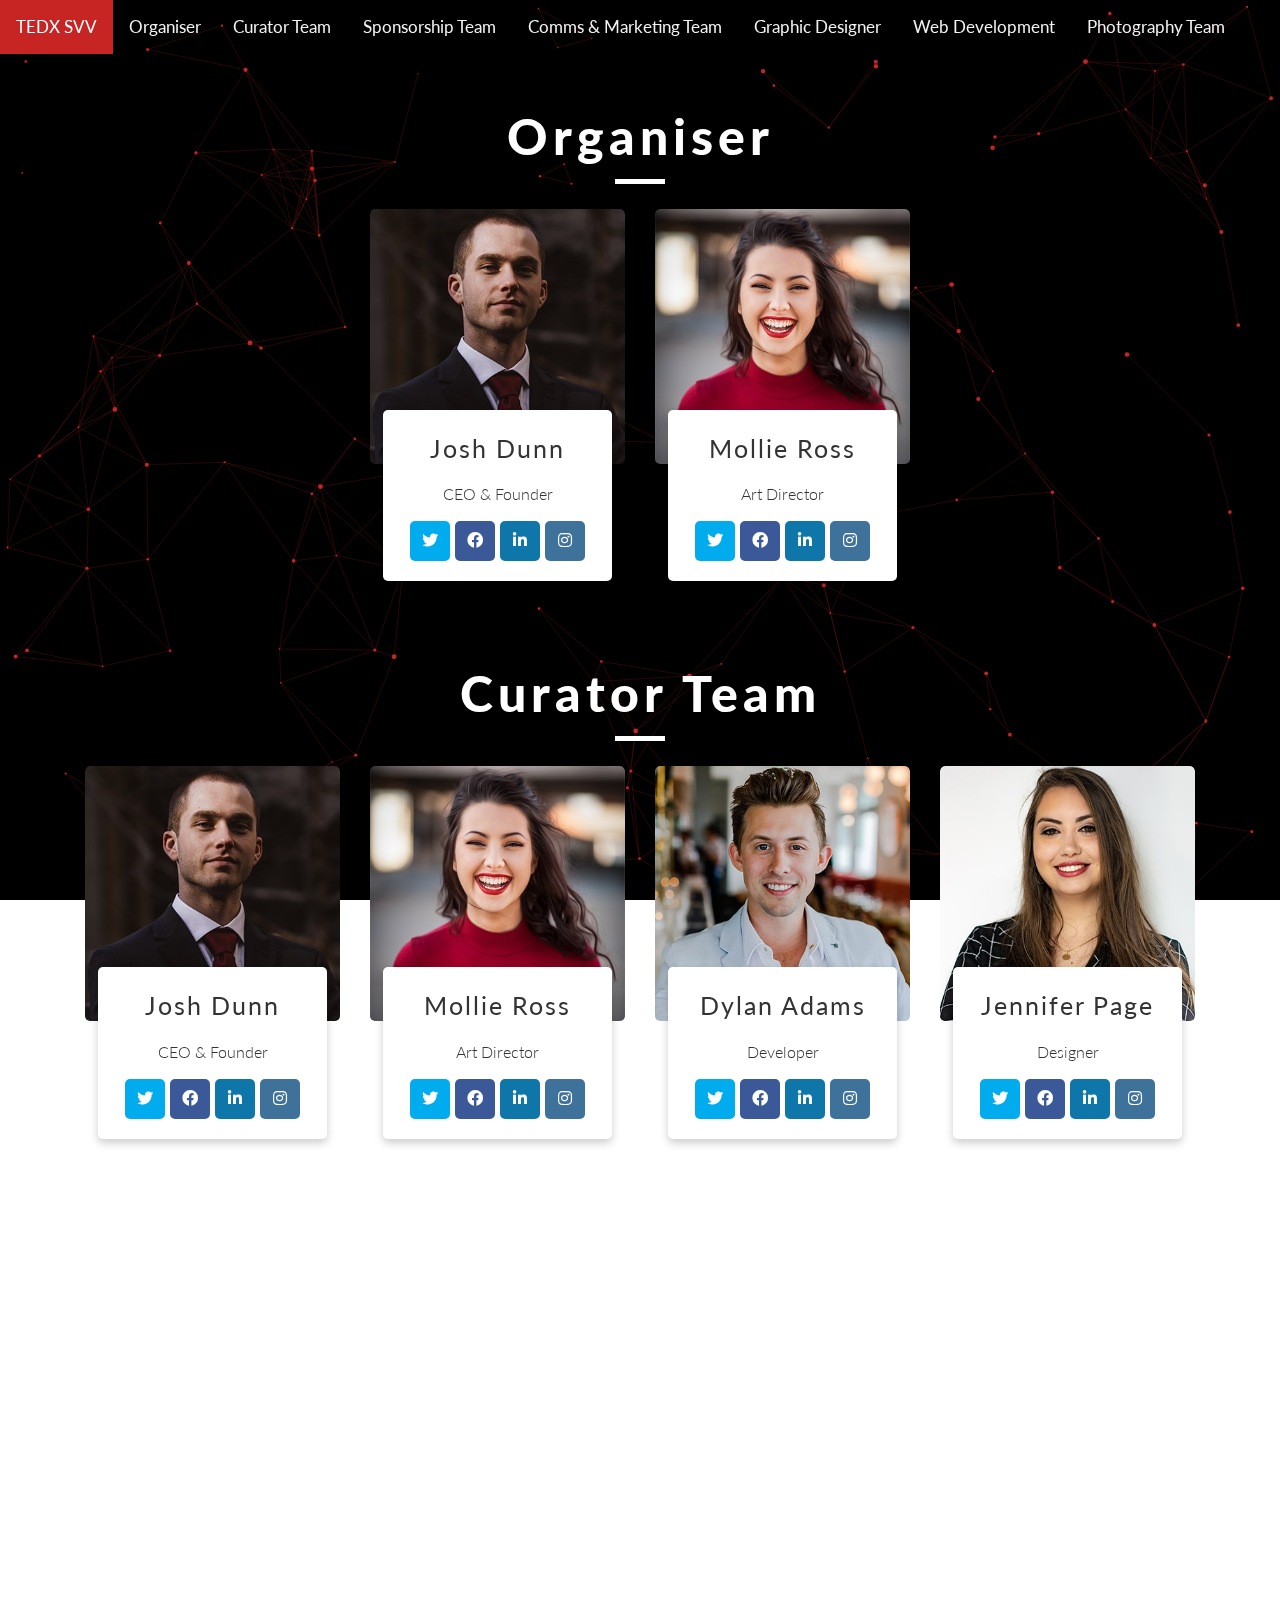
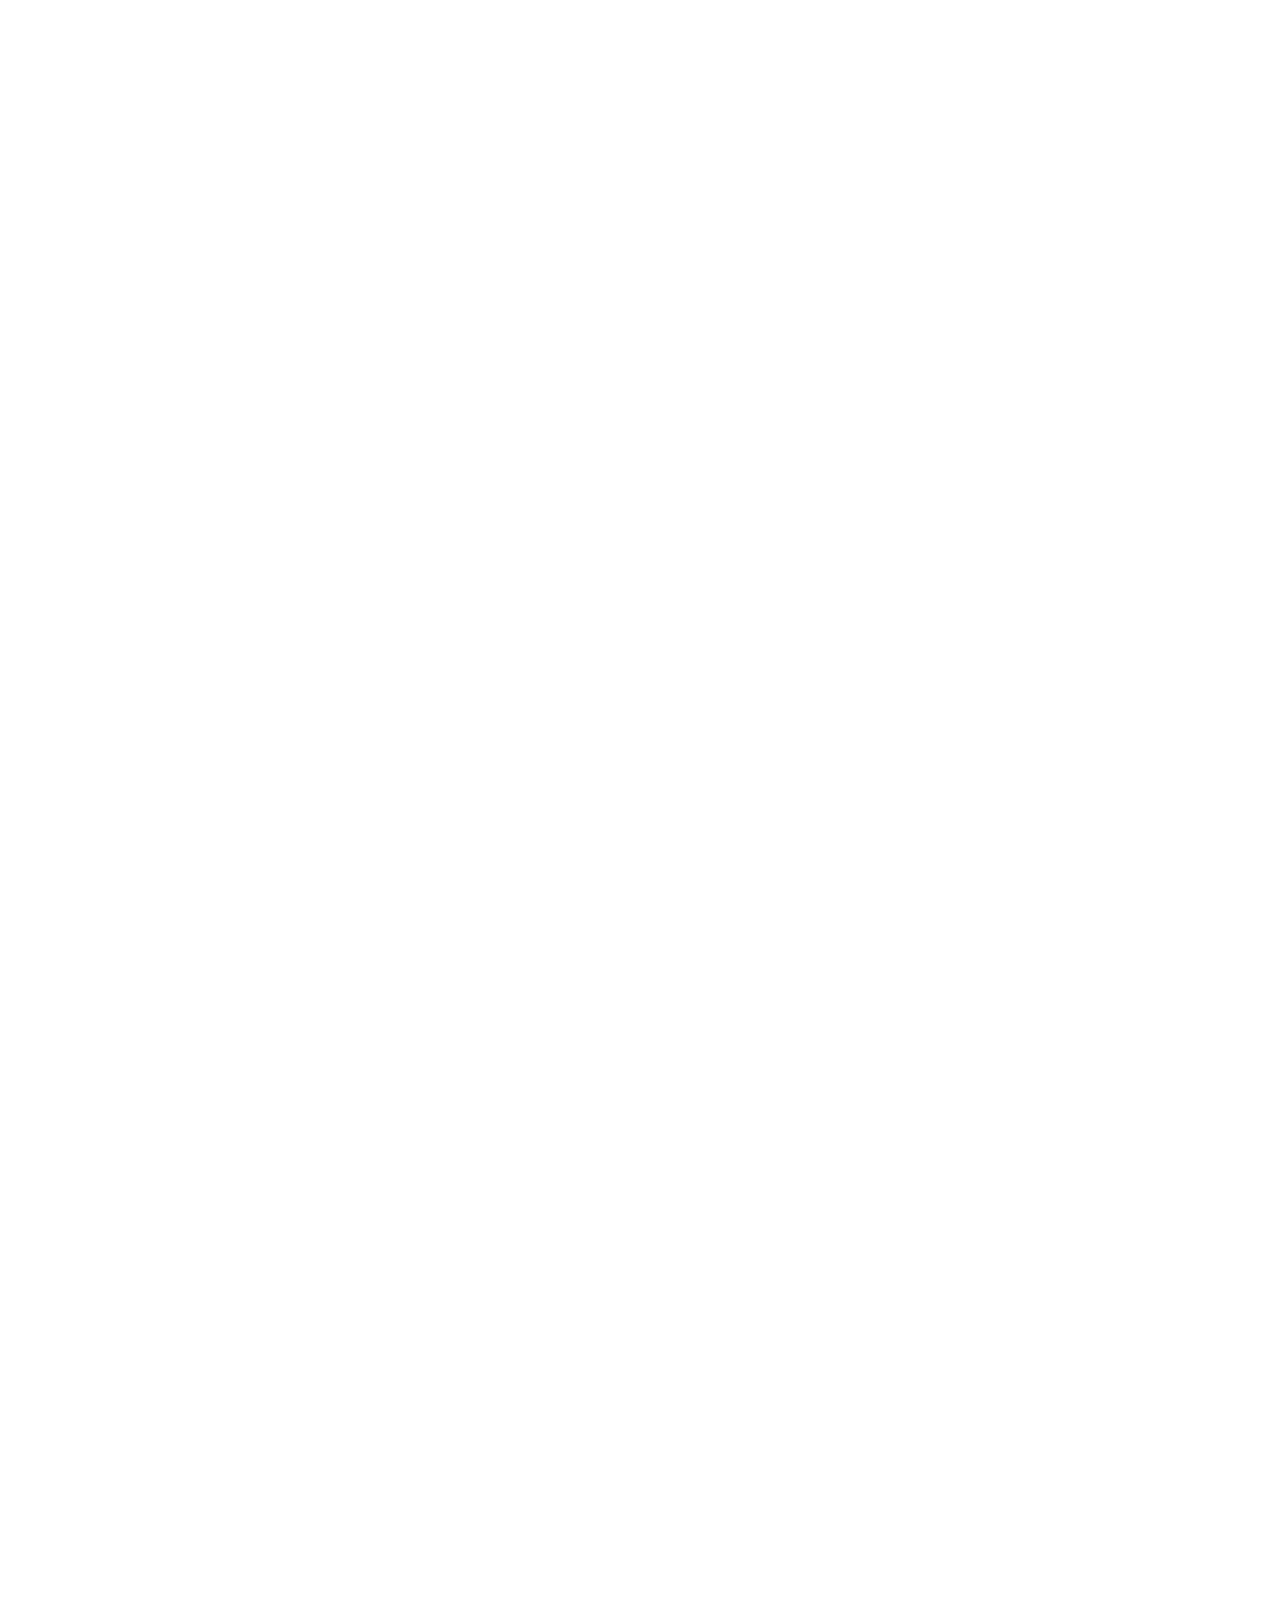
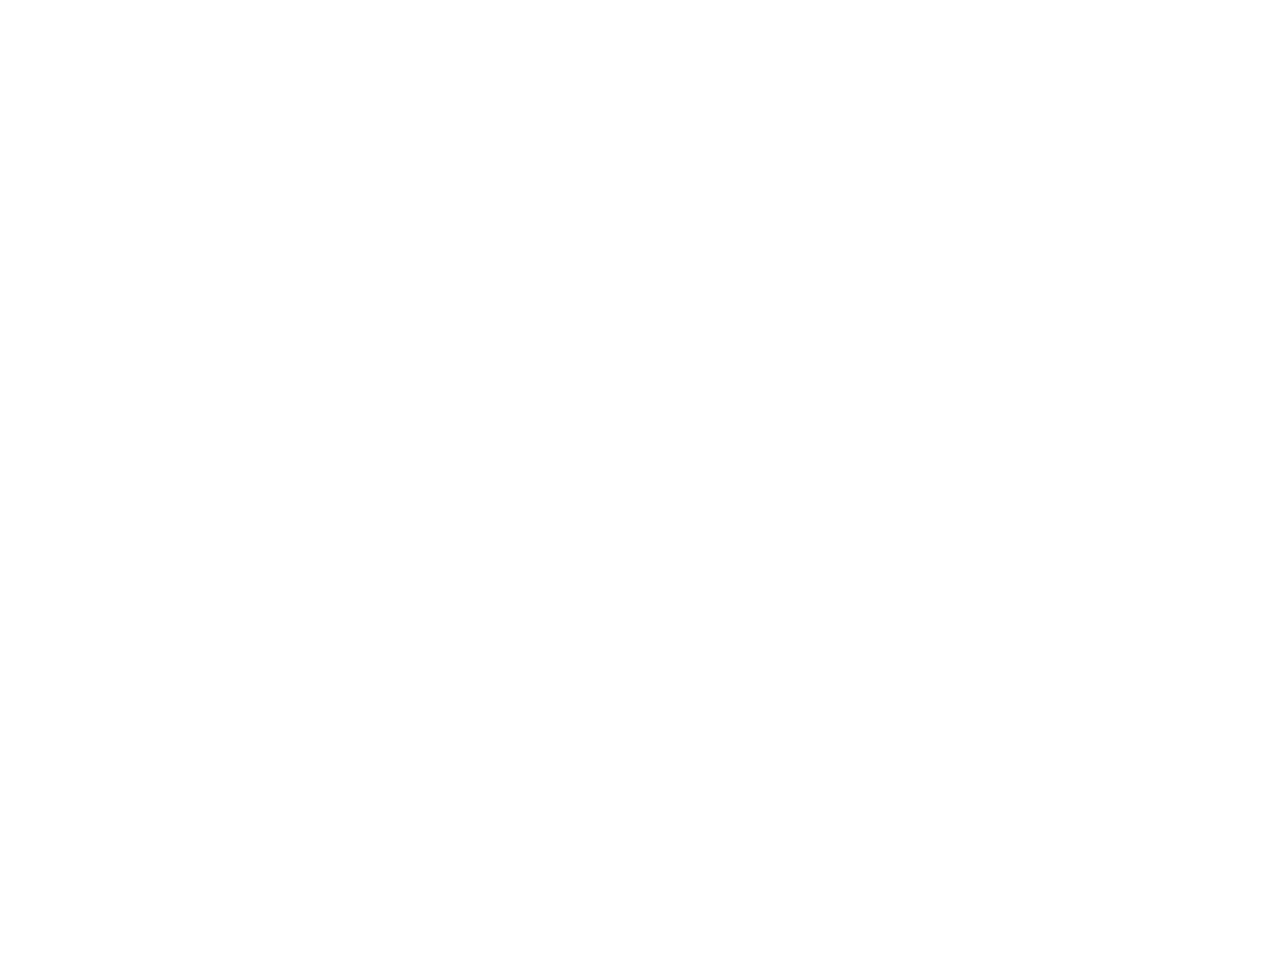
<file: teams_17.html>
<!DOCTYPE html>
<html lang="en">
<head>
    <meta charset="UTF-8">
    <title>About Team - Meet the team</title>

    <link href="img/favicon.ico" rel="icon">
    <link href="https://fonts.googleapis.com/css?family=Lato:300,400,700,900&display=swap" rel="stylesheet">
        
        <!-- Font Awesome -->
        <link href="https://cdnjs.cloudflare.com/ajax/libs/font-awesome/5.10.0/css/all.min.css" rel="stylesheet">
        <link rel="stylesheet" href="https://cdnjs.cloudflare.com/ajax/libs/font-awesome/4.7.0/css/font-awesome.min.css">

        <!-- AOS for animation -->
        <link href="https://unpkg.com/aos@2.3.1/dist/aos.css" rel="stylesheet">
        <script src="https://unpkg.com/aos@2.3.1/dist/aos.js"></script>

    <meta name="viewport" content="width=device-width, initial-scale=1.0">
    <link rel="stylesheet" href="View/teams.css">
    <style>
        

        /* navbar*/
        .topnav {
        overflow: hidden;
        background-color:transparent;
        position: relative;
        }

        .topnav a {
        float: left;
        display: block;
        color: #f2f2f2;
        text-align: center;
        padding: 14px 16px;
        text-decoration: none;
        font-size: 17px;
        }

        .topnav a:hover {
        background-color: white;
        color: black;
        }

        .topnav a.active {
        background-color: #c72424;
        color: white;
        }

        .topnav .icon {
        display: none;
        }

        @media screen and (max-width: 600px) {
        .topnav a:not(:first-child) {display: none;}
        .topnav a.icon {
            float: right;
            display: block;
        }
        }

        @media screen and (max-width: 600px) {
        .topnav.responsive {position: relative;}
        .topnav.responsive .icon {
            position: absolute;
            right: 0;
            top: 0;
        }
        .topnav.responsive a {
            float: none;
            display: block;
            text-align: left;
        }
        }

        #instance {

            width: 100%;
            height: 100%;
            position: fixed;
            display: -ms-flexbox;
        }
        #instance .demo {
            width: 100%;
            height: 100%;
            background-color: black;
            margin: 0;
            border: none;
        }
        footer {
            bottom:0px;
            text-align: center;
            
            padding: 3px;
            background-color: #bcf7eb;
            color: white;
            position: relative;
         }

    </style>
</head>
<body>
    
      
    <div id="instance">
        <div class="demo"></div>
        
    </div>
    <div class="topnav" id="myTopnav">
        <a href="https://www.tedxsomaiyavidyavihar.com/" class="active">TEDX SVV</a>
        <a href="#organiser">Organiser</a>
        <a href="#curator">Curator Team</a>
        <a href="#sponsor">Sponsorship Team</a>
        <a href="#commsmark">Comms & Marketing Team</a>
        <a href="#graphic">Graphic Designer</a>
        <a href="#webdev">Web Development</a>
        <a href="#videography">Photography Team</a>
        <a href="javascript:void(0);" class="icon" onclick="myFunction()">
          <i class="fa fa-bars"></i>
        </a>
      </div>
     
    <div class="container" id="organiser" data-aos="fade-up">
        <div class="section-title">
            <h1>Organiser</h1>
        </div>
        <div class="row" data-aos="fade-up">
            <div class="column">
                <div class="team-10">
                    <div class="team-img">
                        <img src="img/team-1-1.jpg" alt="Team Image">
                    </div>
                    <div class="team-content">
                        <h2>Josh Dunn</h2>
                        <h3>CEO &amp; Founder</h3>
                        <div class="team-social">
                            <a class="social-tw" href=""><i class="fab fa-twitter"></i></a>
                            <a class="social-fb" href=""><i class="fab fa-facebook-f"></i></a>
                            <a class="social-li" href=""><i class="fab fa-linkedin-in"></i></a>
                            <a class="social-in" href=""><i class="fab fa-instagram"></i></a>
                        </div>
                        <div class="team-overlay">
                            <p>Some text goes here that describes about team member</p>
                            <div class="team-social">
                                <a class="social-tw" href=""><i class="fab fa-twitter"></i></a>
                                <a class="social-fb" href=""><i class="fab fa-facebook-f"></i></a>
                                <a class="social-li" href=""><i class="fab fa-linkedin-in"></i></a>
                                <a class="social-in" href=""><i class="fab fa-instagram"></i></a>
                            </div>
                        </div>
                    </div>
                </div>
            </div>
            <div class="column">
                <div class="team-10">
                    <div class="team-img">
                        <img src="img/team-1-2.jpg" alt="Team Image">
                    </div>
                    <div class="team-content">
                        <h2>Mollie Ross</h2>
                        <h3>Art Director</h3>
                        <div class="team-social">
                            <a class="social-tw" href=""><i class="fab fa-twitter"></i></a>
                            <a class="social-fb" href=""><i class="fab fa-facebook-f"></i></a>
                            <a class="social-li" href=""><i class="fab fa-linkedin-in"></i></a>
                            <a class="social-in" href=""><i class="fab fa-instagram"></i></a>
                        </div>
                        <div class="team-overlay">
                            <p>Some text goes here that describes about team member</p>
                            <div class="team-social">
                                <a class="social-tw" href=""><i class="fab fa-twitter"></i></a>
                                <a class="social-fb" href=""><i class="fab fa-facebook-f"></i></a>
                                <a class="social-li" href=""><i class="fab fa-linkedin-in"></i></a>
                                <a class="social-in" href=""><i class="fab fa-instagram"></i></a>
                            </div>
                        </div>
                    </div>
                </div>
            </div>
           
        </div>
    </div>
    <div class="container" id="curator" data-aos="fade-up">
        <div class="section-title">
            <h1>Curator Team</h1>
        </div>
        <div class="row" data-aos="fade-up">
            <div class="column">
                <div class="team-10">
                    <div class="team-img">
                        <img src="img/team-1-1.jpg" alt="Team Image">
                    </div>
                    <div class="team-content">
                        <h2>Josh Dunn</h2>
                        <h3>CEO &amp; Founder</h3>
                        <div class="team-social">
                            <a class="social-tw" href=""><i class="fab fa-twitter"></i></a>
                            <a class="social-fb" href=""><i class="fab fa-facebook-f"></i></a>
                            <a class="social-li" href=""><i class="fab fa-linkedin-in"></i></a>
                            <a class="social-in" href=""><i class="fab fa-instagram"></i></a>
                        </div>
                        <div class="team-overlay">
                            <p>Some text goes here that describes about team member</p>
                            <div class="team-social">
                                <a class="social-tw" href=""><i class="fab fa-twitter"></i></a>
                                <a class="social-fb" href=""><i class="fab fa-facebook-f"></i></a>
                                <a class="social-li" href=""><i class="fab fa-linkedin-in"></i></a>
                                <a class="social-in" href=""><i class="fab fa-instagram"></i></a>
                            </div>
                        </div>
                    </div>
                </div>
            </div>
            <div class="column">
                <div class="team-10">
                    <div class="team-img">
                        <img src="img/team-1-2.jpg" alt="Team Image">
                    </div>
                    <div class="team-content">
                        <h2>Mollie Ross</h2>
                        <h3>Art Director</h3>
                        <div class="team-social">
                            <a class="social-tw" href=""><i class="fab fa-twitter"></i></a>
                            <a class="social-fb" href=""><i class="fab fa-facebook-f"></i></a>
                            <a class="social-li" href=""><i class="fab fa-linkedin-in"></i></a>
                            <a class="social-in" href=""><i class="fab fa-instagram"></i></a>
                        </div>
                        <div class="team-overlay">
                            <p>Some text goes here that describes about team member</p>
                            <div class="team-social">
                                <a class="social-tw" href=""><i class="fab fa-twitter"></i></a>
                                <a class="social-fb" href=""><i class="fab fa-facebook-f"></i></a>
                                <a class="social-li" href=""><i class="fab fa-linkedin-in"></i></a>
                                <a class="social-in" href=""><i class="fab fa-instagram"></i></a>
                            </div>
                        </div>
                    </div>
                </div>
            </div>
            <div class="column">
                <div class="team-10">
                    <div class="team-img">
                        <img src="img/team-1-3.jpg" alt="Team Image">
                    </div>
                    <div class="team-content">
                        <h2>Dylan Adams</h2>
                        <h3>Developer</h3>
                        <div class="team-social">
                            <a class="social-tw" href=""><i class="fab fa-twitter"></i></a>
                            <a class="social-fb" href=""><i class="fab fa-facebook-f"></i></a>
                            <a class="social-li" href=""><i class="fab fa-linkedin-in"></i></a>
                            <a class="social-in" href=""><i class="fab fa-instagram"></i></a>
                        </div>
                        <div class="team-overlay">
                            <p>Some text goes here that describes about team member</p>
                            <div class="team-social">
                                <a class="social-tw" href=""><i class="fab fa-twitter"></i></a>
                                <a class="social-fb" href=""><i class="fab fa-facebook-f"></i></a>
                                <a class="social-li" href=""><i class="fab fa-linkedin-in"></i></a>
                                <a class="social-in" href=""><i class="fab fa-instagram"></i></a>
                            </div>
                        </div>
                    </div>
                </div>
            </div>
            <div class="column">
                <div class="team-10">
                    <div class="team-img">
                        <img src="img/team-1-4.jpg" alt="Team Image">
                    </div>
                    <div class="team-content">
                        <h2>Jennifer Page</h2>
                        <h3>Designer</h3>
                        <div class="team-social">
                            <a class="social-tw" href=""><i class="fab fa-twitter"></i></a>
                            <a class="social-fb" href=""><i class="fab fa-facebook-f"></i></a>
                            <a class="social-li" href=""><i class="fab fa-linkedin-in"></i></a>
                            <a class="social-in" href=""><i class="fab fa-instagram"></i></a>
                        </div>
                        <div class="team-overlay">
                            <p>Some text goes here that describes about team member</p>
                            <div class="team-social">
                                <a class="social-tw" href=""><i class="fab fa-twitter"></i></a>
                                <a class="social-fb" href=""><i class="fab fa-facebook-f"></i></a>
                                <a class="social-li" href=""><i class="fab fa-linkedin-in"></i></a>
                                <a class="social-in" href=""><i class="fab fa-instagram"></i></a>
                            </div>
                        </div>
                    </div>
                </div>
            </div>
        </div> 
    </div>
    <div class="container" id="sponsor" data-aos="fade-up">
        <div class="section-title">
            <h1>Sponsorship Team</h1>
        </div>
        <div class="row" data-aos="fade-up">
            <div class="column">
                <div class="team-10">
                    <div class="team-img">
                        <img src="img/team-1-1.jpg" alt="Team Image">
                    </div>
                    <div class="team-content">
                        <h2>Josh Dunn</h2>
                        <h3>CEO &amp; Founder</h3>
                        <div class="team-social">
                            <a class="social-tw" href=""><i class="fab fa-twitter"></i></a>
                            <a class="social-fb" href=""><i class="fab fa-facebook-f"></i></a>
                            <a class="social-li" href=""><i class="fab fa-linkedin-in"></i></a>
                            <a class="social-in" href=""><i class="fab fa-instagram"></i></a>
                        </div>
                        <div class="team-overlay">
                            <p>Some text goes here that describes about team member</p>
                            <div class="team-social">
                                <a class="social-tw" href=""><i class="fab fa-twitter"></i></a>
                                <a class="social-fb" href=""><i class="fab fa-facebook-f"></i></a>
                                <a class="social-li" href=""><i class="fab fa-linkedin-in"></i></a>
                                <a class="social-in" href=""><i class="fab fa-instagram"></i></a>
                            </div>
                        </div>
                    </div>
                </div>
            </div>
            <div class="column">
                <div class="team-10">
                    <div class="team-img">
                        <img src="img/team-1-2.jpg" alt="Team Image">
                    </div>
                    <div class="team-content">
                        <h2>Mollie Ross</h2>
                        <h3>Art Director</h3>
                        <div class="team-social">
                            <a class="social-tw" href=""><i class="fab fa-twitter"></i></a>
                            <a class="social-fb" href=""><i class="fab fa-facebook-f"></i></a>
                            <a class="social-li" href=""><i class="fab fa-linkedin-in"></i></a>
                            <a class="social-in" href=""><i class="fab fa-instagram"></i></a>
                        </div>
                        <div class="team-overlay">
                            <p>Some text goes here that describes about team member</p>
                            <div class="team-social">
                                <a class="social-tw" href=""><i class="fab fa-twitter"></i></a>
                                <a class="social-fb" href=""><i class="fab fa-facebook-f"></i></a>
                                <a class="social-li" href=""><i class="fab fa-linkedin-in"></i></a>
                                <a class="social-in" href=""><i class="fab fa-instagram"></i></a>
                            </div>
                        </div>
                    </div>
                </div>
            </div>
            <div class="column">
                <div class="team-10">
                    <div class="team-img">
                        <img src="img/team-1-3.jpg" alt="Team Image">
                    </div>
                    <div class="team-content">
                        <h2>Dylan Adams</h2>
                        <h3>Developer</h3>
                        <div class="team-social">
                            <a class="social-tw" href=""><i class="fab fa-twitter"></i></a>
                            <a class="social-fb" href=""><i class="fab fa-facebook-f"></i></a>
                            <a class="social-li" href=""><i class="fab fa-linkedin-in"></i></a>
                            <a class="social-in" href=""><i class="fab fa-instagram"></i></a>
                        </div>
                        <div class="team-overlay">
                            <p>Some text goes here that describes about team member</p>
                            <div class="team-social">
                                <a class="social-tw" href=""><i class="fab fa-twitter"></i></a>
                                <a class="social-fb" href=""><i class="fab fa-facebook-f"></i></a>
                                <a class="social-li" href=""><i class="fab fa-linkedin-in"></i></a>
                                <a class="social-in" href=""><i class="fab fa-instagram"></i></a>
                            </div>
                        </div>
                    </div>
                </div>
            </div>
            <div class="column">
                <div class="team-10">
                    <div class="team-img">
                        <img src="img/team-1-4.jpg" alt="Team Image">
                    </div>
                    <div class="team-content">
                        <h2>Jennifer Page</h2>
                        <h3>Designer</h3>
                        <div class="team-social">
                            <a class="social-tw" href=""><i class="fab fa-twitter"></i></a>
                            <a class="social-fb" href=""><i class="fab fa-facebook-f"></i></a>
                            <a class="social-li" href=""><i class="fab fa-linkedin-in"></i></a>
                            <a class="social-in" href=""><i class="fab fa-instagram"></i></a>
                        </div>
                        <div class="team-overlay">
                            <p>Some text goes here that describes about team member</p>
                            <div class="team-social">
                                <a class="social-tw" href=""><i class="fab fa-twitter"></i></a>
                                <a class="social-fb" href=""><i class="fab fa-facebook-f"></i></a>
                                <a class="social-li" href=""><i class="fab fa-linkedin-in"></i></a>
                                <a class="social-in" href=""><i class="fab fa-instagram"></i></a>
                            </div>
                        </div>
                    </div>
                </div>
            </div>
        </div> 
    </div>
    <div class="container" id="commsmark" data-aos="fade-up">
        <div class="section-title">
            <h1>Comms & Marketing Team</h1>
        </div>
        <div class="row" data-aos="fade-up">
            <div class="column">
                <div class="team-10">
                    <div class="team-img">
                        <img src="img/team-1-1.jpg" alt="Team Image">
                    </div>
                    <div class="team-content">
                        <h2>Josh Dunn</h2>
                        <h3>CEO &amp; Founder</h3>
                        <div class="team-social">
                            <a class="social-tw" href=""><i class="fab fa-twitter"></i></a>
                            <a class="social-fb" href=""><i class="fab fa-facebook-f"></i></a>
                            <a class="social-li" href=""><i class="fab fa-linkedin-in"></i></a>
                            <a class="social-in" href=""><i class="fab fa-instagram"></i></a>
                        </div>
                        <div class="team-overlay">
                            <p>Some text goes here that describes about team member</p>
                            <div class="team-social">
                                <a class="social-tw" href=""><i class="fab fa-twitter"></i></a>
                                <a class="social-fb" href=""><i class="fab fa-facebook-f"></i></a>
                                <a class="social-li" href=""><i class="fab fa-linkedin-in"></i></a>
                                <a class="social-in" href=""><i class="fab fa-instagram"></i></a>
                            </div>
                        </div>
                    </div>
                </div>
            </div>
            <div class="column">
                <div class="team-10">
                    <div class="team-img">
                        <img src="img/team-1-2.jpg" alt="Team Image">
                    </div>
                    <div class="team-content">
                        <h2>Mollie Ross</h2>
                        <h3>Art Director</h3>
                        <div class="team-social">
                            <a class="social-tw" href=""><i class="fab fa-twitter"></i></a>
                            <a class="social-fb" href=""><i class="fab fa-facebook-f"></i></a>
                            <a class="social-li" href=""><i class="fab fa-linkedin-in"></i></a>
                            <a class="social-in" href=""><i class="fab fa-instagram"></i></a>
                        </div>
                        <div class="team-overlay">
                            <p>Some text goes here that describes about team member</p>
                            <div class="team-social">
                                <a class="social-tw" href=""><i class="fab fa-twitter"></i></a>
                                <a class="social-fb" href=""><i class="fab fa-facebook-f"></i></a>
                                <a class="social-li" href=""><i class="fab fa-linkedin-in"></i></a>
                                <a class="social-in" href=""><i class="fab fa-instagram"></i></a>
                            </div>
                        </div>
                    </div>
                </div>
            </div>
            <div class="column">
                <div class="team-10">
                    <div class="team-img">
                        <img src="img/team-1-3.jpg" alt="Team Image">
                    </div>
                    <div class="team-content">
                        <h2>Dylan Adams</h2>
                        <h3>Developer</h3>
                        <div class="team-social">
                            <a class="social-tw" href=""><i class="fab fa-twitter"></i></a>
                            <a class="social-fb" href=""><i class="fab fa-facebook-f"></i></a>
                            <a class="social-li" href=""><i class="fab fa-linkedin-in"></i></a>
                            <a class="social-in" href=""><i class="fab fa-instagram"></i></a>
                        </div>
                        <div class="team-overlay">
                            <p>Some text goes here that describes about team member</p>
                            <div class="team-social">
                                <a class="social-tw" href=""><i class="fab fa-twitter"></i></a>
                                <a class="social-fb" href=""><i class="fab fa-facebook-f"></i></a>
                                <a class="social-li" href=""><i class="fab fa-linkedin-in"></i></a>
                                <a class="social-in" href=""><i class="fab fa-instagram"></i></a>
                            </div>
                        </div>
                    </div>
                </div>
            </div>
            <div class="column">
                <div class="team-10">
                    <div class="team-img">
                        <img src="img/team-1-4.jpg" alt="Team Image">
                    </div>
                    <div class="team-content">
                        <h2>Jennifer Page</h2>
                        <h3>Designer</h3>
                        <div class="team-social">
                            <a class="social-tw" href=""><i class="fab fa-twitter"></i></a>
                            <a class="social-fb" href=""><i class="fab fa-facebook-f"></i></a>
                            <a class="social-li" href=""><i class="fab fa-linkedin-in"></i></a>
                            <a class="social-in" href=""><i class="fab fa-instagram"></i></a>
                        </div>
                        <div class="team-overlay">
                            <p>Some text goes here that describes about team member</p>
                            <div class="team-social">
                                <a class="social-tw" href=""><i class="fab fa-twitter"></i></a>
                                <a class="social-fb" href=""><i class="fab fa-facebook-f"></i></a>
                                <a class="social-li" href=""><i class="fab fa-linkedin-in"></i></a>
                                <a class="social-in" href=""><i class="fab fa-instagram"></i></a>
                            </div>
                        </div>
                    </div>
                </div>
            </div>
        </div> 
    </div>
    <div class="container" id="graphic" data-aos="fade-up">
        <div class="section-title">
            <h1>Graphic Designer</h1>
        </div>
        <div class="row" data-aos="fade-up">
            <div class="column">
                <div class="team-10">
                    <div class="team-img">
                        <img src="img/team-1-1.jpg" alt="Team Image">
                    </div>
                    <div class="team-content">
                        <h2>Josh Dunn</h2>
                        <h3>CEO &amp; Founder</h3>
                        <div class="team-social">
                            <a class="social-tw" href=""><i class="fab fa-twitter"></i></a>
                            <a class="social-fb" href=""><i class="fab fa-facebook-f"></i></a>
                            <a class="social-li" href=""><i class="fab fa-linkedin-in"></i></a>
                            <a class="social-in" href=""><i class="fab fa-instagram"></i></a>
                        </div>
                        <div class="team-overlay">
                            <p>Some text goes here that describes about team member</p>
                            <div class="team-social">
                                <a class="social-tw" href=""><i class="fab fa-twitter"></i></a>
                                <a class="social-fb" href=""><i class="fab fa-facebook-f"></i></a>
                                <a class="social-li" href=""><i class="fab fa-linkedin-in"></i></a>
                                <a class="social-in" href=""><i class="fab fa-instagram"></i></a>
                            </div>
                        </div>
                    </div>
                </div>
            </div>
            <div class="column">
                <div class="team-10">
                    <div class="team-img">
                        <img src="img/team-1-2.jpg" alt="Team Image">
                    </div>
                    <div class="team-content">
                        <h2>Mollie Ross</h2>
                        <h3>Art Director</h3>
                        <div class="team-social">
                            <a class="social-tw" href=""><i class="fab fa-twitter"></i></a>
                            <a class="social-fb" href=""><i class="fab fa-facebook-f"></i></a>
                            <a class="social-li" href=""><i class="fab fa-linkedin-in"></i></a>
                            <a class="social-in" href=""><i class="fab fa-instagram"></i></a>
                        </div>
                        <div class="team-overlay">
                            <p>Some text goes here that describes about team member</p>
                            <div class="team-social">
                                <a class="social-tw" href=""><i class="fab fa-twitter"></i></a>
                                <a class="social-fb" href=""><i class="fab fa-facebook-f"></i></a>
                                <a class="social-li" href=""><i class="fab fa-linkedin-in"></i></a>
                                <a class="social-in" href=""><i class="fab fa-instagram"></i></a>
                            </div>
                        </div>
                    </div>
                </div>
            </div>
            <div class="column">
                <div class="team-10">
                    <div class="team-img">
                        <img src="img/team-1-3.jpg" alt="Team Image">
                    </div>
                    <div class="team-content">
                        <h2>Dylan Adams</h2>
                        <h3>Developer</h3>
                        <div class="team-social">
                            <a class="social-tw" href=""><i class="fab fa-twitter"></i></a>
                            <a class="social-fb" href=""><i class="fab fa-facebook-f"></i></a>
                            <a class="social-li" href=""><i class="fab fa-linkedin-in"></i></a>
                            <a class="social-in" href=""><i class="fab fa-instagram"></i></a>
                        </div>
                        <div class="team-overlay">
                            <p>Some text goes here that describes about team member</p>
                            <div class="team-social">
                                <a class="social-tw" href=""><i class="fab fa-twitter"></i></a>
                                <a class="social-fb" href=""><i class="fab fa-facebook-f"></i></a>
                                <a class="social-li" href=""><i class="fab fa-linkedin-in"></i></a>
                                <a class="social-in" href=""><i class="fab fa-instagram"></i></a>
                            </div>
                        </div>
                    </div>
                </div>
            </div>
            <div class="column">
                <div class="team-10">
                    <div class="team-img">
                        <img src="img/team-1-4.jpg" alt="Team Image">
                    </div>
                    <div class="team-content">
                        <h2>Jennifer Page</h2>
                        <h3>Designer</h3>
                        <div class="team-social">
                            <a class="social-tw" href=""><i class="fab fa-twitter"></i></a>
                            <a class="social-fb" href=""><i class="fab fa-facebook-f"></i></a>
                            <a class="social-li" href=""><i class="fab fa-linkedin-in"></i></a>
                            <a class="social-in" href=""><i class="fab fa-instagram"></i></a>
                        </div>
                        <div class="team-overlay">
                            <p>Some text goes here that describes about team member</p>
                            <div class="team-social">
                                <a class="social-tw" href=""><i class="fab fa-twitter"></i></a>
                                <a class="social-fb" href=""><i class="fab fa-facebook-f"></i></a>
                                <a class="social-li" href=""><i class="fab fa-linkedin-in"></i></a>
                                <a class="social-in" href=""><i class="fab fa-instagram"></i></a>
                            </div>
                        </div>
                    </div>
                </div>
            </div>
        </div>
    </div>
    <div class="container" id="webdev" data-aos="fade-up">
        <div class="section-title">
            <h1>Web Development</h1>
        </div>
        <div class="row" data-aos="fade-up">
            <div class="column">
                <div class="team-10">
                    <div class="team-img">
                        <img src="img/team-1-1.jpg" alt="Team Image">
                    </div>
                    <div class="team-content">
                        <h2>Josh Dunn</h2>
                        <h3>CEO &amp; Founder</h3>
                        <div class="team-social">
                            <a class="social-tw" href=""><i class="fab fa-twitter"></i></a>
                            <a class="social-fb" href=""><i class="fab fa-facebook-f"></i></a>
                            <a class="social-li" href=""><i class="fab fa-linkedin-in"></i></a>
                            <a class="social-in" href=""><i class="fab fa-instagram"></i></a>
                        </div>
                        <div class="team-overlay">
                            <p>Some text goes here that describes about team member</p>
                            <div class="team-social">
                                <a class="social-tw" href=""><i class="fab fa-twitter"></i></a>
                                <a class="social-fb" href=""><i class="fab fa-facebook-f"></i></a>
                                <a class="social-li" href=""><i class="fab fa-linkedin-in"></i></a>
                                <a class="social-in" href=""><i class="fab fa-instagram"></i></a>
                            </div>
                        </div>
                    </div>
                </div>
            </div>
            <div class="column">
                <div class="team-10">
                    <div class="team-img">
                        <img src="img/team-1-2.jpg" alt="Team Image">
                    </div>
                    <div class="team-content">
                        <h2>Mollie Ross</h2>
                        <h3>Art Director</h3>
                        <div class="team-social">
                            <a class="social-tw" href=""><i class="fab fa-twitter"></i></a>
                            <a class="social-fb" href=""><i class="fab fa-facebook-f"></i></a>
                            <a class="social-li" href=""><i class="fab fa-linkedin-in"></i></a>
                            <a class="social-in" href=""><i class="fab fa-instagram"></i></a>
                        </div>
                        <div class="team-overlay">
                            <p>Some text goes here that describes about team member</p>
                            <div class="team-social">
                                <a class="social-tw" href=""><i class="fab fa-twitter"></i></a>
                                <a class="social-fb" href=""><i class="fab fa-facebook-f"></i></a>
                                <a class="social-li" href=""><i class="fab fa-linkedin-in"></i></a>
                                <a class="social-in" href=""><i class="fab fa-instagram"></i></a>
                            </div>
                        </div>
                    </div>
                </div>
            </div>
            <div class="column">
                <div class="team-10">
                    <div class="team-img">
                        <img src="img/team-1-3.jpg" alt="Team Image">
                    </div>
                    <div class="team-content">
                        <h2>Dylan Adams</h2>
                        <h3>Developer</h3>
                        <div class="team-social">
                            <a class="social-tw" href=""><i class="fab fa-twitter"></i></a>
                            <a class="social-fb" href=""><i class="fab fa-facebook-f"></i></a>
                            <a class="social-li" href=""><i class="fab fa-linkedin-in"></i></a>
                            <a class="social-in" href=""><i class="fab fa-instagram"></i></a>
                        </div>
                        <div class="team-overlay">
                            <p>Some text goes here that describes about team member</p>
                            <div class="team-social">
                                <a class="social-tw" href=""><i class="fab fa-twitter"></i></a>
                                <a class="social-fb" href=""><i class="fab fa-facebook-f"></i></a>
                                <a class="social-li" href=""><i class="fab fa-linkedin-in"></i></a>
                                <a class="social-in" href=""><i class="fab fa-instagram"></i></a>
                            </div>
                        </div>
                    </div>
                </div>
            </div>
            <div class="column">
                <div class="team-10">
                    <div class="team-img">
                        <img src="img/team-1-4.jpg" alt="Team Image">
                    </div>
                    <div class="team-content">
                        <h2>Jennifer Page</h2>
                        <h3>Designer</h3>
                        <div class="team-social">
                            <a class="social-tw" href=""><i class="fab fa-twitter"></i></a>
                            <a class="social-fb" href=""><i class="fab fa-facebook-f"></i></a>
                            <a class="social-li" href=""><i class="fab fa-linkedin-in"></i></a>
                            <a class="social-in" href=""><i class="fab fa-instagram"></i></a>
                        </div>
                        <div class="team-overlay">
                            <p>Some text goes here that describes about team member</p>
                            <div class="team-social">
                                <a class="social-tw" href=""><i class="fab fa-twitter"></i></a>
                                <a class="social-fb" href=""><i class="fab fa-facebook-f"></i></a>
                                <a class="social-li" href=""><i class="fab fa-linkedin-in"></i></a>
                                <a class="social-in" href=""><i class="fab fa-instagram"></i></a>
                            </div>
                        </div>
                    </div>
                </div>
            </div>
        </div> 
    </div>
    <div class="container" id="videography" data-aos="fade-up">
        <div class="section-title">
            <h1>Photography Team</h1>
        </div>
        <div class="row" data-aos="fade-up">
            <div class="column">
                <div class="team-10">
                    <div class="team-img">
                        <img src="img/team-1-1.jpg" alt="Team Image">
                    </div>
                    <div class="team-content">
                        <h2>Josh Dunn</h2>
                        <h3>CEO &amp; Founder</h3>
                        <div class="team-social">
                            <a class="social-tw" href=""><i class="fab fa-twitter"></i></a>
                            <a class="social-fb" href=""><i class="fab fa-facebook-f"></i></a>
                            <a class="social-li" href=""><i class="fab fa-linkedin-in"></i></a>
                            <a class="social-in" href=""><i class="fab fa-instagram"></i></a>
                        </div>
                        <div class="team-overlay">
                            <p>Some text goes here that describes about team member</p>
                            <div class="team-social">
                                <a class="social-tw" href=""><i class="fab fa-twitter"></i></a>
                                <a class="social-fb" href=""><i class="fab fa-facebook-f"></i></a>
                                <a class="social-li" href=""><i class="fab fa-linkedin-in"></i></a>
                                <a class="social-in" href=""><i class="fab fa-instagram"></i></a>
                            </div>
                        </div>
                    </div>
                </div>
            </div>
            <div class="column">
                <div class="team-10">
                    <div class="team-img">
                        <img src="img/team-1-2.jpg" alt="Team Image">
                    </div>
                    <div class="team-content">
                        <h2>Mollie Ross</h2>
                        <h3>Art Director</h3>
                        <div class="team-social">
                            <a class="social-tw" href=""><i class="fab fa-twitter"></i></a>
                            <a class="social-fb" href=""><i class="fab fa-facebook-f"></i></a>
                            <a class="social-li" href=""><i class="fab fa-linkedin-in"></i></a>
                            <a class="social-in" href=""><i class="fab fa-instagram"></i></a>
                        </div>
                        <div class="team-overlay">
                            <p>Some text goes here that describes about team member</p>
                            <div class="team-social">
                                <a class="social-tw" href=""><i class="fab fa-twitter"></i></a>
                                <a class="social-fb" href=""><i class="fab fa-facebook-f"></i></a>
                                <a class="social-li" href=""><i class="fab fa-linkedin-in"></i></a>
                                <a class="social-in" href=""><i class="fab fa-instagram"></i></a>
                            </div>
                        </div>
                    </div>
                </div>
            </div>
            <div class="column">
                <div class="team-10">
                    <div class="team-img">
                        <img src="img/team-1-3.jpg" alt="Team Image">
                    </div>
                    <div class="team-content">
                        <h2>Dylan Adams</h2>
                        <h3>Developer</h3>
                        <div class="team-social">
                            <a class="social-tw" href=""><i class="fab fa-twitter"></i></a>
                            <a class="social-fb" href=""><i class="fab fa-facebook-f"></i></a>
                            <a class="social-li" href=""><i class="fab fa-linkedin-in"></i></a>
                            <a class="social-in" href=""><i class="fab fa-instagram"></i></a>
                        </div>
                        <div class="team-overlay">
                            <p>Some text goes here that describes about team member</p>
                            <div class="team-social">
                                <a class="social-tw" href=""><i class="fab fa-twitter"></i></a>
                                <a class="social-fb" href=""><i class="fab fa-facebook-f"></i></a>
                                <a class="social-li" href=""><i class="fab fa-linkedin-in"></i></a>
                                <a class="social-in" href=""><i class="fab fa-instagram"></i></a>
                            </div>
                        </div>
                    </div>
                </div>
            </div>
            <div class="column">
                <div class="team-10">
                    <div class="team-img">
                        <img src="img/team-1-4.jpg" alt="Team Image">
                    </div>
                    <div class="team-content">
                        <h2>Jennifer Page</h2>
                        <h3>Designer</h3>
                        <div class="team-social">
                            <a class="social-tw" href=""><i class="fab fa-twitter"></i></a>
                            <a class="social-fb" href=""><i class="fab fa-facebook-f"></i></a>
                            <a class="social-li" href=""><i class="fab fa-linkedin-in"></i></a>
                            <a class="social-in" href=""><i class="fab fa-instagram"></i></a>
                        </div>
                        <div class="team-overlay">
                            <p>Some text goes here that describes about team member</p>
                            <div class="team-social">
                                <a class="social-tw" href=""><i class="fab fa-twitter"></i></a>
                                <a class="social-fb" href=""><i class="fab fa-facebook-f"></i></a>
                                <a class="social-li" href=""><i class="fab fa-linkedin-in"></i></a>
                                <a class="social-in" href=""><i class="fab fa-instagram"></i></a>
                            </div>
                        </div>
                    </div>
                </div>
            </div>
        </div>
    </div>
    <!-- <footer>
       <b><p style="margin-top: 10px">TedX SomaiyaVidhyavihar</b> <br>
        <a href="mailto:hege@example.com">Made by Meeti Shah</a></p>
      </footer -->
    <script src="production/jparticles.js"></script>
    <script src="production/particle.js"></script>
    <script src="js/event.js"></script>
    <script>
        bind('#instance', function () {
            return new JParticles.particle('#instance .demo', {
                color: '#c72424',
                range: 2000,
                proximity: 100,
                parallax: true
            });
        });

        bind('#instance2', function () {
            return new JParticles.particle('#instance2 .demo', {
                parallax: true,
                parallaxStrength: 1,

                // 定义四层粒子
                parallaxLayer: [1, 3, 5, 7]
            });
        });

        // 固定定位测试
        bind('#instance3', function () {
            return new JParticles.particle('#instance3 .demo', {
                lineShape: 'cube',
                range: 120,
                parallax: true,
                parallaxStrength: 1
            });
        });
        function myFunction() {
  var x = document.getElementById("myTopnav");
  if (x.className === "topnav") {
    x.className += " responsive";
  } else {
    x.className = "topnav";
  }
}
</script>
<script>
     AOS.init({
        duration: 1200,
    })
</script>   
</body>
</html>
</file>
<file: View/teams.css>
body, html {
    width: 100%;
    height: 100%;
    margin: 0;
    font: 16px/1.5 "Lucida Grande", "Microsoft JhengHei", "Microsoft YaHei";
    color: #333;
}
/* 
.btn {
    display: inline-block;
    padding: .5em 1em;
    text-align: center;
    text-decoration: none;
    cursor: pointer;
    white-space: nowrap;
    vertical-align: middle;
    -ms-touch-action: manipulation;
    touch-action: manipulation;
    -webkit-user-select: none;
    -moz-user-select: none;
    -ms-user-select: none;
    user-select: none;
    background-image: none;
    border: 1px solid transparent;
    border-radius: .16667rem;
    -webkit-transition: background-color .3s ease-out, border-color .3s ease-out;
    -moz-transition: background-color .3s ease-out, border-color .3s ease-out;
    transition: background-color .3s ease-out, border-color .3s ease-out
}

.btn-primary {
    color: #fff;
    border-color: #0e90d2;
    background-color: #0e90d2
}

.btn-primary:hover {
    border-color: #0c79b1;
    background-color: #0c79b1
}

.btn-primary.active, .btn-primary:active {
    border-color: #0a628f;
    background-color: #0a628f
}

.btn-secondary {
    color: #fff;
    border-color: #3bb4f2;
    background-color: #3bb4f2
}

.btn-secondary:hover {
    border-color: #19a7f0;
    background-color: #19a7f0
}

.btn-secondary.active, .btn-secondary:active {
    border-color: #0e93d7;
    background-color: #0e93d7
}

.btn-success {
    color: #fff;
    border-color: #5eb95e;
    background-color: #5eb95e
}

.btn-success:hover {
    border-color: #4aaa4a;
    background-color: #4aaa4a
}

.btn-success.active, .btn-success:active {
    border-color: #3f913f;
    background-color: #3f913f
}

.btn-danger {
    color: #fff;
    border-color: #dd514c;
    background-color: #dd514c
}

.btn-danger:hover {
    border-color: #d7342e;
    background-color: #d7342e
}

.btn-danger.active, .btn-danger:active {
    border-color: #be2924;
    background-color: #be2924
}

.btn-default {
    border-color: #ccc;
    background-color: #fff
}

.btn-default:hover {
    background-color: #e6e6e6
}

.btn-default.active, .btn-default:active {
    border-color: #999;
    background-color: #d4d4d4;
    position: relative;
    top: 2
}

.btn-sm {
    padding: .2em .6em
}

.btn-lg {
    padding: .8em 1.7em
}

.btn-block {
    display: block;
    width: 100%
}

.btn-group {
    display: inline-block
}

.btn-group > .btn {
    float: left;
    border-radius: 0
}

.btn-group > .btn:not(:first-child) {
    margin-left: -1px
}

.btn-group > .btn:first-child {
    border-top-left-radius: .16667rem;
    border-bottom-left-radius: .16667rem
}

.btn-group > .btn.dropdown-toggle, .btn-group > .btn:last-child {
    border-top-right-radius: .16667rem;
    border-bottom-right-radius: .16667rem
}

.btn-group:after {
    content: "";
    display: block;
    clear: both
}

.btn-group-vertical {
    display: inline-block
}

.btn-group-vertical > .btn {
    display: block;
    width: 100%;
    border-radius: 0
}

.btn-group-vertical > .btn:not(:first-child) {
    margin-top: -1px
}

.btn-group-vertical > .btn:first-child {
    border-top-left-radius: .16667rem;
    border-top-right-radius: .16667rem
}

.btn-group-vertical > .btn:last-child {
    border-bottom-left-radius: .16667rem;
    border-bottom-right-radius: .16667rem
} */
/**********************************/
/********** General CSS ***********/
/**********************************/
*,
*::before,
*::after {
    box-sizing: border-box;
}

html {
    font-family: sans-serif;
    line-height: 1.15;
    -webkit-text-size-adjust: 100%;
    -webkit-tap-highlight-color: rgba(0, 0, 0, 0);
}

body {
    font-family: 'Lato', sans-serif;
    color: white;
    font-weight: 300;
    background: white;
}

a {
    color: #333333;
    font-weight: 400;
    outline: none;
    text-decoration: none;
    transition: 0.5s;
}

a:hover,
a:active,
a:focus {
    outline: none;
    text-decoration: none;
}

p {
    padding: 0;
    margin: 0 0 15px 0;
    color: #454545;
    font-weight: 300;
}

h1,
h2,
h3,
h4,
h5,
h6 {
    padding: 0;
    margin: 0 0 15px 0;
    color: #333333;
    font-weight: 700;
    
}

h1 {
    font-weight: 900;
}

img {
    width: 100%;
    height: auto;
}



/**********************************/
/***** Layout & Section Title *****/
/**********************************/
.container {
    width: 100%;
    padding-right: 15px;
    padding-left: 15px;
    margin-right: auto;
    margin-left: auto;
}

@media (min-width: 576px) {
    .container {
        max-width: 540px;
    }
}

@media (min-width: 768px) {
    .container {
        max-width: 720px;
    }
}

@media (min-width: 992px) {
    .container {
        max-width: 960px;
    }
}

@media (min-width: 1200px) {
    .container {
        max-width: 1140px;
    }
}

.row {
    display: -ms-flexbox;
    display: flex;
    -ms-flex-wrap: wrap;
    flex-wrap: wrap;
    margin-right: -15px;
    margin-left: -15px;
    justify-content: center;
}

.column {
    position: relative;
    width: 100%;
    padding-right: 15px;
    padding-left: 15px;
    -ms-flex: 0 0 100%;
    flex: 0 0 100%;
    max-width: 100%;
}

@media (min-width: 576px) {
    .column {
        -ms-flex: 0 0 50%;
        flex: 0 0 50%;
        max-width: 50%;
    }
}

@media (min-width: 768px) {
    .column {
        -ms-flex: 0 0 33.333333%;
        flex: 0 0 33.333333%;
        max-width: 33.333333%;
    }
}

@media (min-width: 992px) {
    .column {
        -ms-flex: 0 0 25%;
        flex: 0 0 25%;
        max-width: 25%;
    }
}

.section-title {
    width: 100%;
    text-align: center;
    padding: 45px 0 30px 0;
    position: relative;
}

.section-title::after {
    position: absolute;
    content: "";
    width: 50px;
    height: 5px;
    left: calc(50% - 25px);
    background: white;
}

.section-title h1 {
    color: white;
    font-size: 50px;
    letter-spacing: 5px;
    margin-bottom: 5px;
}

@media(max-width: 767.98px) {
    .section-title h1 {
        font-size: 40px;
        letter-spacing: 3px;
    }
}

@media(max-width: 567.98px) {
    .section-title h1 {
        font-size: 30px;
        letter-spacing: 2px;
    }
}



/**********************************/
/********** Team #1 Style *********/
/**********************************/
.team-1 {
    margin-bottom: 30px;
    box-shadow: 0 4px 8px 0 rgba(0, 0, 0, 0.2);
}

.team-1 .team-img {
    overflow: hidden;
}

.team-1 .team-img img {
    width: 100%;
    height: auto;
    transition: all .3s;
}

.team-1:hover .team-img img {
    transform: scale(1.2);
}

.team-1 .team-content {
    padding: 20px;
}

.team-1 .team-content h2 {
    font-size: 25px;
    font-weight: 400;
    letter-spacing: 2px;
}

.team-1 .team-content h3 {
    font-size: 16px;
    font-weight: 300;
}

.team-1 .team-content h4 {
    font-size: 16px;
    font-weight: 300;
    font-style: italic;
    letter-spacing: 1px;
    margin-bottom: 25px;
}

.team-1 .team-content p {
    font-size: 16px;
    font-weight: 400;
    line-height: 22px;
}

.team-1 .team-social {
    display: flex;
    align-items: center;
    justify-content: flex-start;
    font-size: 0;
}

.team-1 .team-social a {
    display: inline-block;
    width: 40px;
    height: 40px;
    margin-right: 5px;
    padding: 11px 0 10px 0;
    font-size: 16px;
    line-height: 16px;
    text-align: center;
    color: #ffffff;
    transition: all .3s;
}

.team-1 .team-social a.social-tw {
    background: #00acee;
}

.team-1 .team-social a.social-fb {
    background: #3b5998;
}

.team-1 .team-social a.social-li {
    background: #0e76a8;
}

.team-1 .team-social a.social-in {
    background: #3f729b;
}

.team-1 .team-social a.social-yt {
    background: #c4302b;
}

.team-1 .team-social a:last-child {
    margin-right: 0;
}

.team-1 .team-social a:hover {
    background: #222222;
}



/**********************************/
/********** Team #2 Style *********/
/**********************************/
.team-2 {
    text-align: center;
    margin-bottom: 30px;
    border-radius: 5px;
    box-shadow: 0 4px 8px 0 rgba(0, 0, 0, 0.2);
}

.team-2 .team-img {
    position: relative;
    font-size: 0;
    border-radius: 5px 5px 0 0;
}

.team-2 .team-img img {
    width: 100%;
    height: auto;
    border-radius: 5px 5px 0 0;
}

.team-2 .team-social {
    position: absolute;
    width: 100%;
    height: 100%;
    padding: 20px;
    top: 0;
    left: 0;
    display: flex;
    align-items: center;
    justify-content: center;
    background: rgba(255, 255, 255, .5);
    transition: all .3s;
    font-size: 0;
    z-index: 1;
    opacity: 0;
}

.team-2:hover .team-social {
    opacity: 1;
}

.team-2 .team-social a {
    display: inline-block;
    width: 40px;
    height: 40px;
    margin-right: 5px;
    padding: 11px 0 10px 0;
    font-size: 16px;
    font-weight: 300;
    line-height: 16px;
    text-align: center;
    color: #ffffff;
    border-radius: 5px;
    transition: all .3s;
    margin-top: 50px;
}

.team-2 .team-social a.social-tw {
    background: #00acee;
}

.team-2 .team-social a.social-fb {
    background: #3b5998;
}

.team-2 .team-social a.social-li {
    background: #0e76a8;
}

.team-2 .team-social a.social-in {
    background: #3f729b;
}

.team-2 .team-social a.social-yt {
    background: #c4302b;
}

.team-2 .team-social a:last-child {
    margin-right: 0;
}

.team-2:hover .team-social a {
    margin-top: 0;
}

.team-2 .team-social a:hover {
    color: #222222;
    background: #ffffff;
}

.team-2 .team-content {
    padding: 20px;
}

.team-2 .team-content h2 {
    font-size: 25px;
    font-weight: 400;
    letter-spacing: 2px;
}

.team-2 .team-content h3 {
    font-size: 16px;
    font-weight: 300;
}

.team-2 .team-content h4 {
    font-size: 16px;
    font-weight: 300;
    font-style: italic;
    letter-spacing: 1px;
    margin-bottom: 0;
}

.team-2 .team-content p {
    font-size: 16px;
    font-weight: 400;
    line-height: 22px;
}



/**********************************/
/********* Team #3 Style **********/
/**********************************/
.team-3 {
    margin-bottom: 30px;
}

.team-3 .team-img {
    position: relative;
    font-size: 0;
    clip-path: polygon(50% 0%, 100% 25%, 100% 75%, 50% 100%, 0% 75%, 0% 25%);
    -webkit-clip-path: polygon(50% 0%, 100% 25%, 100% 75%, 50% 100%, 0% 75%, 0% 25%);
}

.team-3 .team-img img {
    width: 100%;
    height: auto;
}

.team-3 .team-social {
    position: absolute;
    width: 100%;
    height: 100%;
    padding: 20px;
    top: 0;
    left: 0;
    display: flex;
    align-items: center;
    justify-content: center;
    background: rgba(255, 255, 255, .5);
    transition: all .3s;
    font-size: 0;
    z-index: 1;
    opacity: 0;
}

.team-3:hover .team-social {
    opacity: 1;
}

.team-3 .team-social a {
    display: inline-block;
    width: 40px;
    height: 40px;
    margin-right: 5px;
    padding: 11px 0 10px 0;
    font-size: 16px;
    font-weight: 300;
    line-height: 16px;
    text-align: center;
    color: #ffffff;
    transition: all .3s;
    margin-top: 50px;
    clip-path: polygon(50% 0%, 100% 25%, 100% 75%, 50% 100%, 0% 75%, 0% 25%);
    -webkit-clip-path: polygon(50% 0%, 100% 25%, 100% 75%, 50% 100%, 0% 75%, 0% 25%);
}

.team-3 .team-social a.social-tw {
    background: #00acee;
}

.team-3 .team-social a.social-fb {
    background: #3b5998;
}

.team-3 .team-social a.social-li {
    background: #0e76a8;
}

.team-3 .team-social a.social-in {
    background: #3f729b;
}

.team-3 .team-social a.social-yt {
    background: #c4302b;
}

.team-3 .team-social a:last-child {
    margin-right: 0;
}

.team-3:hover .team-social a {
    margin-top: 0;
}

.team-3 .team-social a:hover {
    color: #222222;
    background: #ffffff;
}

.team-3 .team-content {
    padding: 70px 20px 20px 20px;
    margin-top: -50px;
    text-align: center;
    background: #f3f4fa;
    transition: all .5s;
}

.team-3:hover .team-content {
    background: #222222;
}

.team-3:hover .team-content h2,
.team-3:hover .team-content h3,
.team-3:hover .team-content h4,
.team-3:hover .team-content p {
    color: #ffffff;
}

.team-3 .team-content h2 {
    font-size: 25px;
    font-weight: 400;
    letter-spacing: 2px;
}

.team-3 .team-content h3 {
    font-size: 16px;
    font-weight: 300;
}

.team-3 .team-content h4 {
    font-size: 16px;
    font-weight: 300;
    font-style: italic;
    letter-spacing: 1px;
    margin-bottom: 0;
}

.team-3 .team-content p {
    font-size: 16px;
    font-weight: 400;
    line-height: 22px;
}



/**********************************/
/********* Team #4 Style **********/
/**********************************/
.team-4 {
    margin-bottom: 30px;
    background: #ffffff;
    box-shadow: 0 0 8px rgba(0, 0, 0, 0.2);
}

.team-4:hover {
    box-shadow: 0 0 8px rgba(0, 0, 0, 0.5);
}

.team-4 .team-img {
    position: relative;
    font-size: 0;
    clip-path: polygon(50% 0%, 100% 50%, 50% 100%, 0% 50%);
    -webkit-clip-path: polygon(50% 0%, 100% 50%, 50% 100%, 0% 50%);
    transition: all .3s;
}

.team-4:hover .team-img {
    clip-path: polygon(100% 0, 100% 100%, 0 100%, 0 0);
    -webkit-clip-path: polygon(100% 0, 100% 100%, 0 100%, 0 0);
}

.team-4 .team-img img {
    width: 100%;
    height: auto;
}

.team-4 .team-img .team-content {
    position: absolute;
    width: 100%;
    height: 100%;
    top: 0;
    left: 0;
    display: flex;
    align-items: center;
    justify-content: center;
    background: rgba(0, 0, 0, .5);
    transition: all .6s;
    z-index: 1;
    opacity: 0;
}

.team-4 .team-img .team-content p {
    color: #ffffff;
    font-size: 16px;
    font-weight: 300;
    line-height: 22px;
    margin: 0;
}

.team-4:hover .team-img .team-content {
    opacity: 1;
}

.team-4 .team-content {
    padding: 20px;
    text-align: center;
}

.team-4 .team-content h2 {
    font-size: 25px;
    font-weight: 400;
    letter-spacing: 2px;
}

.team-4 .team-content h3 {
    font-size: 16px;
    font-weight: 300;
    margin-bottom: 0;
}

.team-4 .team-social {
    font-size: 0;
    display: flex;
    align-items: center;
    justify-content: center;
}

.team-4 .team-social a {
    display: inline-block;
    width: 40px;
    height: 40px;
    margin-right: 5px;
    padding: 11px 0 10px 0;
    font-size: 16px;
    font-weight: 300;
    line-height: 16px;
    text-align: center;
    color: #ffffff;
    transition: all .3s;
}

.team-4 .team-social a.social-tw {
    background: #00acee;
}

.team-4 .team-social a.social-fb {
    background: #3b5998;
}

.team-4 .team-social a.social-li {
    background: #0e76a8;
}

.team-4 .team-social a.social-in {
    background: #3f729b;
}

.team-4 .team-social a.social-yt {
    background: #c4302b;
}

.team-4 .team-social a:last-child {
    margin-right: 0;
}

.team-4 .team-social a:hover {
    color: #ffffff;
    background: #222222;
}



/**********************************/
/********* Team #5 Style **********/
/**********************************/
.team-5 {
    margin-bottom: 30px;
}

.team-5 .team-img {
    position: relative;
    font-size: 0;
    text-align: center;
}

.team-5 .team-img img {
    width: 160px;
    height: auto;
    border-radius: 100%;
    border: 20px solid #f3f4fa;
}

.team-5 .team-content {
    padding: 80px 20px 20px 20px;
    margin-top: -80px;
    text-align: center;
    background: #f3f4fa;
    border-radius: 10px;
}

.team-5 .team-content h2 {
    font-size: 25px;
    font-weight: 400;
    letter-spacing: 2px;
}

.team-5 .team-content h3 {
    font-size: 16px;
    font-weight: 300;
}

.team-5 .team-content h4 {
    font-size: 16px;
    font-weight: 300;
    font-style: italic;
    letter-spacing: 1px;
    margin-bottom: 0;
}

.team-5 .team-content p {
    font-size: 16px;
    font-weight: 400;
    line-height: 22px;
}

.team-5 .team-social {
    position: absolute;
    width: 100%;
    height: 100%;
    padding: 35px;
    top: 0;
    left: 0;
    display: flex;
    align-items: center;
    justify-content: center;
    background: rgba(255, 255, 255, .6);
    transition: all .3s;
    font-size: 0;
    z-index: 1;
    opacity: 0;
}

.team-5:hover .team-social {
    opacity: 1;
}

.team-5 .team-social a {
    display: inline-block;
    width: 40px;
    height: 40px;
    margin-right: 5px;
    padding: 11px 0 10px 0;
    font-size: 16px;
    font-weight: 300;
    line-height: 16px;
    text-align: center;
    color: #ffffff;
    border-radius: 10px;
    transition: all .3s;
    margin-top: 50px;
}

.team-5 .team-social a.social-tw {
    background: #00acee;
}

.team-5 .team-social a.social-fb {
    background: #3b5998;
}

.team-5 .team-social a.social-li {
    background: #0e76a8;
}

.team-5 .team-social a.social-in {
    background: #3f729b;
}

.team-5 .team-social a.social-yt {
    background: #c4302b;
}

.team-5 .team-social a:last-child {
    margin-right: 0;
}

.team-5:hover .team-social a {
    margin-top: 0;
}

.team-5 .team-social a:hover {
    background: #222222;
}



/**********************************/
/********* Team #6 Style **********/
/**********************************/
.team-6 {
    margin-bottom: 30px;
}

.team-6 .team-img {
    position: relative;
    font-size: 0;
    text-align: center;
    border-radius: 100%;
    margin-bottom: 30px;
    overflow: hidden;
}

.team-6 .team-img img {
    width: 100%;
    height: auto;
    border-radius: 100%;
    border: 15px solid #f3f4fa;
    transition: all .3s;
}

.team-6:hover .team-img img {
    border: 0px solid #f3f4fa;
}

.team-6 .team-content {
    text-align: center;
}

.team-6 .team-content h2 {
    font-size: 25px;
    font-weight: 700;
    letter-spacing: 2px;
    margin-bottom: 5px;
}

.team-6 .team-content h3 {
    font-size: 16px;
    font-weight: 300;
    margin-bottom:30px;
}

.team-6 .team-social {
    display: flex;
    align-items: center;
    justify-content: center;
    font-size: 0;
}

.team-6 .team-social a {
    display: inline-block;
    width: 40px;
    height: 40px;
    margin-right: 5px;
    padding: 12px 0 10px 0;
    font-size: 16px;
    line-height: 16px;
    text-align: center;
    color: #ffffff;
    border-radius: 100%;
    transition: all .3s;
}

.team-6 .team-social a.social-tw {
    background: #00acee;
}

.team-6 .team-social a.social-fb {
    background: #3b5998;
}

.team-6 .team-social a.social-li {
    background: #0e76a8;
}

.team-6 .team-social a.social-in {
    background: #3f729b;
}

.team-6 .team-social a.social-yt {
    background: #c4302b;
}

.team-6 .team-social a:last-child {
    margin-right: 0;
}

.team-6 .team-social a:hover {
    background: #222222;
}



/**********************************/
/********* Team #7 Style **********/
/**********************************/
.team-7 {
    margin-bottom: 30px;
    box-shadow: 0 4px 8px 0 rgba(0, 0, 0, 0.2);
}

.team-7 .team-img {
    position: relative;
    font-size: 0;
}

.team-7 .team-img img {
    width: 100%;
    height: auto;
}

.team-7 .team-social {
    position: absolute;
    width: 100%;
    height: 100%;
    padding: 20px;
    top: 0;
    left: 0;
    display: flex;
    align-items: center;
    justify-content: center;
    background: rgba(255, 255, 255, .5);
    transition: all .3s;
    font-size: 0;
    z-index: 1;
    opacity: 0;
}

.team-7:hover .team-social {
    opacity: 1;
}

.team-7 .team-social a {
    display: inline-block;
    width: 40px;
    height: 40px;
    margin-right: 5px;
    padding: 11px 0 10px 0;
    font-size: 16px;
    font-weight: 300;
    line-height: 16px;
    text-align: center;
    color: #ffffff;
    transition: all .3s;
    margin-top: 50px;
}

.team-7 .team-social a.social-tw {
    background: #00acee;
}

.team-7 .team-social a.social-fb {
    background: #3b5998;
}

.team-7 .team-social a.social-li {
    background: #0e76a8;
}

.team-7 .team-social a.social-in {
    background: #3f729b;
}

.team-7 .team-social a.social-yt {
    background: #c4302b;
}

.team-7 .team-social a:last-child {
    margin-right: 0;
}

.team-7:hover .team-social a {
    margin-top: 0;
}

.team-7 .team-social a:hover {
    color: #222222;
    background: #ffffff;
}

.team-7 .team-content {
    padding: 20px;
}

.team-7 .team-content h2 {
    font-size: 25px;
    font-weight: 400;
    letter-spacing: 2px;
}

.team-7 .team-content h3 {
    font-size: 16px;
    font-weight: 300;
}

.team-7 .team-content p {
    font-size: 16px;
    font-weight: 400;
    line-height: 22px;
}

.team-7 .team-skill {
}

.team-7 .skill-name {
    margin-bottom: 5px;
}

.team-7 .skill-name p {
    display: inline-block;
    font-size: 16px;
    font-weight: 400;
    margin: 0;
}

.team-7 .skill-name p:last-child {
    float: right;
}

.team-7 .progress {
    position: relative;
    width: 100%;
    height: 15px;
    margin-bottom: 15px;
    background: #dddddd;
}

.team-7 .progress:last-child {
    margin: 0;
}

.team-7 .progress-bar {
    position: absolute;
    width: 0%;
    height: 15px;
    top: 0;
    left: 0;
    background: #454545;
    transition: all .5s;
    z-index: 1;
}

.team-7:hover .progress-bar.w-70 {
    width: 70%;
}

.team-7:hover .progress-bar.w-75 {
    width: 75%;
}

.team-7:hover .progress-bar.w-80 {
    width: 80%;
}

.team-7:hover .progress-bar.w-85 {
    width: 85%;
}

.team-7:hover .progress-bar.w-90 {
    width: 90%;
}

.team-7:hover .progress-bar.w-95 {
    width: 95%;
}

.team-7:hover .progress-bar.w-100 {
    width: 100%;
}



/**********************************/
/********* Team #8 Style **********/
/**********************************/
.team-8 {
    margin-bottom: 30px;
    box-shadow: 0 4px 8px 0 rgba(0, 0, 0, 0.2);
}

.team-8 .team-img {
    position: relative;
    font-size: 0;
}

.team-8 .team-img img {
    width: 100%;
    height: auto;
}

.team-8 .team-img .team-content {
    position: absolute;
    width: 100%;
    height: 100%;
    top: 0;
    left: 0;
    display: flex;
    align-items: center;
    justify-content: center;
    background: rgba(0, 0, 0, .5);
    transition: all .6s;
    z-index: 1;
    opacity: 0;
}

.team-8 .team-img .team-content p {
    color: #ffffff;
    font-size: 16px;
    font-weight: 300;
    line-height: 22px;
    text-align: center;
    margin: 0;
}

.team-8:hover .team-img .team-content {
    opacity: 1;
}

.team-8 .team-content {
    padding: 20px;
}

.team-8 .team-content h2 {
    font-size: 25px;
    font-weight: 400;
    letter-spacing: 2px;
}

.team-8 .team-content h3 {
    font-size: 16px;
    font-weight: 400;
}

.team-8 .team-content p {
    font-size: 16px;
    font-weight: 400;
    line-height: 22px;
}

.team-8 .team-skill {
    margin-bottom: 20px;
}

.team-8 .skill-name {
    margin-bottom: 5px;
}

.team-8 .skill-name p {
    display: inline-block;
    font-size: 16px;
    font-weight: 400;
    margin: 0;
}

.team-8 .skill-name p:last-child {
    float: right;
}

.team-8 .progress {
    position: relative;
    width: 100%;
    height: 15px;
    margin-bottom: 15px;
    background: #dddddd;
}

.team-8 .progress:last-child {
    margin: 0;
}

.team-8 .progress-bar {
    position: absolute;
    width: 0%;
    height: 15px;
    top: 0;
    left: 0;
    background: #454545;
    transition: all .5s;
    z-index: 1;
}

.team-8:hover .progress-bar.w-70 {
    width: 70%;
}

.team-8:hover .progress-bar.w-75 {
    width: 75%;
}

.team-8:hover .progress-bar.w-80 {
    width: 80%;
}

.team-8:hover .progress-bar.w-85 {
    width: 85%;
}

.team-8:hover .progress-bar.w-90 {
    width: 90%;
}

.team-8:hover .progress-bar.w-95 {
    width: 95%;
}

.team-8:hover .progress-bar.w-100 {
    width: 100%;
}

.team-8 .team-social {
    font-size: 0;
    display: flex;
    align-items: center;
    justify-content: center;
}

.team-8 .team-social a {
    display: inline-block;
    width: 40px;
    height: 40px;
    margin-right: 5px;
    padding: 11px 0 10px 0;
    font-size: 16px;
    font-weight: 300;
    line-height: 16px;
    text-align: center;
    color: #ffffff;
    transition: all .3s;
}

.team-8 .team-social a.social-tw {
    background: #00acee;
}

.team-8 .team-social a.social-fb {
    background: #3b5998;
}

.team-8 .team-social a.social-li {
    background: #0e76a8;
}

.team-8 .team-social a.social-in {
    background: #3f729b;
}

.team-8 .team-social a.social-yt {
    background: #c4302b;
}

.team-8 .team-social a:last-child {
    margin-right: 0;
}

.team-8 .team-social a:hover {
    color: #ffffff;
    background: #222222;
}



/**********************************/
/********* Team #9 Style **********/
/**********************************/
.team-9 {
    padding: 20px;
    margin-bottom: 30px;
    border-radius: 5px;
    box-shadow: 0 4px 8px 0 rgba(0, 0, 0, 0.2);
    transition: transform 0.6s;
    transform-style: preserve-3d;
}

.team-9:hover {
    transform: rotateY(180deg);
}

.team-9 .team-img {
    position: relative;
    font-size: 0;
    text-align: center;
    margin-bottom: 30px;
}

.team-9 .team-img img {
    width: 100%;
    height: auto;
    border-radius: 100%;
}

.team-9 .team-content {
    text-align: center;
}

.team-9 .team-content h2 {
    font-size: 25px;
    font-weight: 700;
    letter-spacing: 2px;
    margin-bottom: 5px;
}

.team-9 .team-content h3 {
    font-size: 16px;
    font-weight: 400;
    margin-bottom: 0;
}

.team-9 .team-overlay {
    position: absolute;
    width: 100%;
    height: 100%;
    top: 0;
    left: 0;
    padding: 20px;
    display: flex;
    align-items: center;
    justify-content: center;
    flex-direction: column;
    -webkit-backface-visibility: hidden;
    backface-visibility: hidden;
    background: #ffffff;
    border-radius: 5px;
    transform: rotateY(180deg);
}
@media only screen and (max-width: 500px) {
    .team-9 {
      width: 100%;
    }
    .team-9 .team-content {
      width: 100%;
    }
    .team-9 .team-img {
      width: 100%;
    }
    .team-9 .team-overlay {
        width: 100%;
      }
  }
.team-9 .team-overlay p {
    font-size: 16px;
    font-weight: 400;
    line-height: 22px;
    text-align: center;
}

.team-9 .team-social {
    display: flex;
    align-items: center;
    justify-content: center;
    font-size: 0;
}

.team-9 .team-social a {
    display: inline-block;
    width: 40px;
    height: 40px;
    margin-right: 5px;
    padding: 11px 0 10px 0;
    font-size: 16px;
    line-height: 16px;
    text-align: center;
    color: #ffffff;
    border-radius: 100%;
    transition: all .3s;
}

.team-9 .team-social a.social-tw {
    background: #00acee;
}

.team-9 .team-social a.social-fb {
    background: #3b5998;
}

.team-9 .team-social a.social-li {
    background: #0e76a8;
}

.team-9 .team-social a.social-in {
    background: #3f729b;
}

.team-9 .team-social a.social-yt {
    background: #c4302b;
}

.team-9 .team-social a:last-child {
    margin-right: 0;
}

.team-9 .team-social a:hover {
    background: #222222;
}



/**********************************/
/********* Team #10 Style *********/
/**********************************/
.team-10 {
    text-align: center;
    margin-bottom: 30px;
    border-radius: 5px;
    justify-content: center;
}

.team-10 .team-img {
    border-radius: 5px;
    overflow: hidden;
    justify-content: center;
}

.team-10 .team-img img {
    width: 100%;
    height: auto;
    border-radius: 5px;
}

.team-10 .team-content {
    position: relative;
    width: 90%;
    padding: 20px;
    margin: -60px auto 0 auto;
    background: #ffffff;
    box-shadow: 0 4px 8px 0 rgba(0, 0, 0, 0.2);
    transition: transform 0.6s;
    transform-style: preserve-3d;
    border-radius: 5px;
    justify-content: center;
}

.team-10:hover .team-content {
    transform: rotateY(180deg);
}

.team-10 .team-overlay {
    position: absolute;
    width: 100%;
    height: 100%;
    top: 0;
    left: 0;
    padding: 20px;
    display: flex;
    align-items: center;
    justify-content: center;
    flex-direction: column;
    -webkit-backface-visibility: hidden;
    backface-visibility: hidden;
    background: #ffffff;
    border-radius: 5px;
    transform: rotateY(180deg);
    justify-content: center;
}

.team-10 .team-content h2 {
    font-size: 25px;
    font-weight: 400;
    letter-spacing: 2px;
}

.team-10 .team-content h3 {
    font-size: 16px;
    font-weight: 300;
}

.team-10 .team-content p {
    font-size: 16px;
    font-weight: 400;
    line-height: 22px;
}

.team-10 .team-social {
    display: flex;
    align-items: center;
    justify-content: center;
    font-size: 0;
}

.team-10 .team-social a {
    display: inline-block;
    width: 40px;
    height: 40px;
    margin-right: 5px;
    padding: 11px 0 10px 0;
    font-size: 16px;
    line-height: 16px;
    text-align: center;
    color: #ffffff;
    border-radius: 5px;
    transition: all .3s;
}

.team-10 .team-social a.social-tw {
    background: #00acee;
}

.team-10 .team-social a.social-fb {
    background: #3b5998;
}

.team-10 .team-social a.social-li {
    background: #0e76a8;
}

.team-10 .team-social a.social-in {
    background: #3f729b;
}

.team-10 .team-social a.social-yt {
    background: #c4302b;
}

.team-10 .team-social a:last-child {
    margin-right: 0;
}

.team-10 .team-social a:hover {
    background: #222222;
}
/* 实例样式 */
[id^="instance"] {
    text-align: center;
}
.demo {
    width: 70%;
    height: 600px;
    margin: 50px auto;
    border: 1px solid #ccc;
}
.btn{
    margin: 0 5px;
    font-size: 20px;
}
</file>
